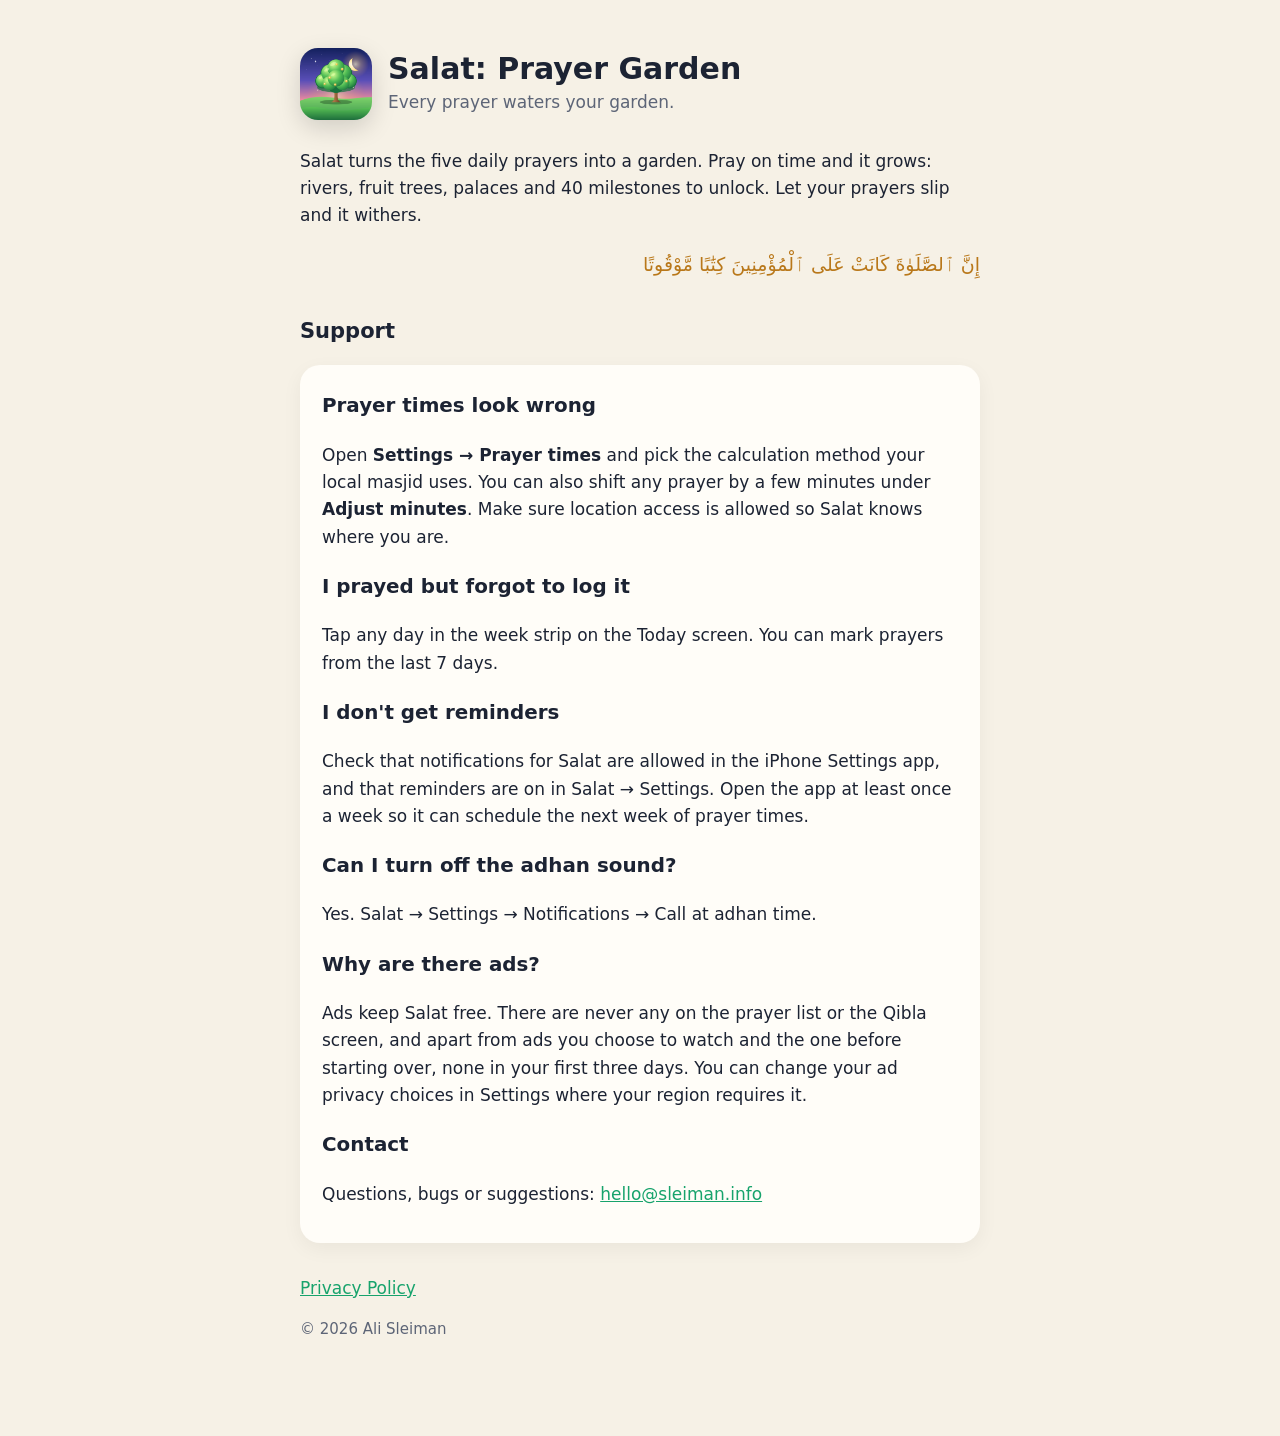
<file: index.html>
<!doctype html><html lang="en"><head><meta charset="utf-8"><title>Salat: Prayer Garden</title><meta http-equiv="refresh" content="0; url=salat/"><link rel="canonical" href="salat/"></head><body><a href="salat/">Salat: Prayer Garden</a></body></html>
</file>
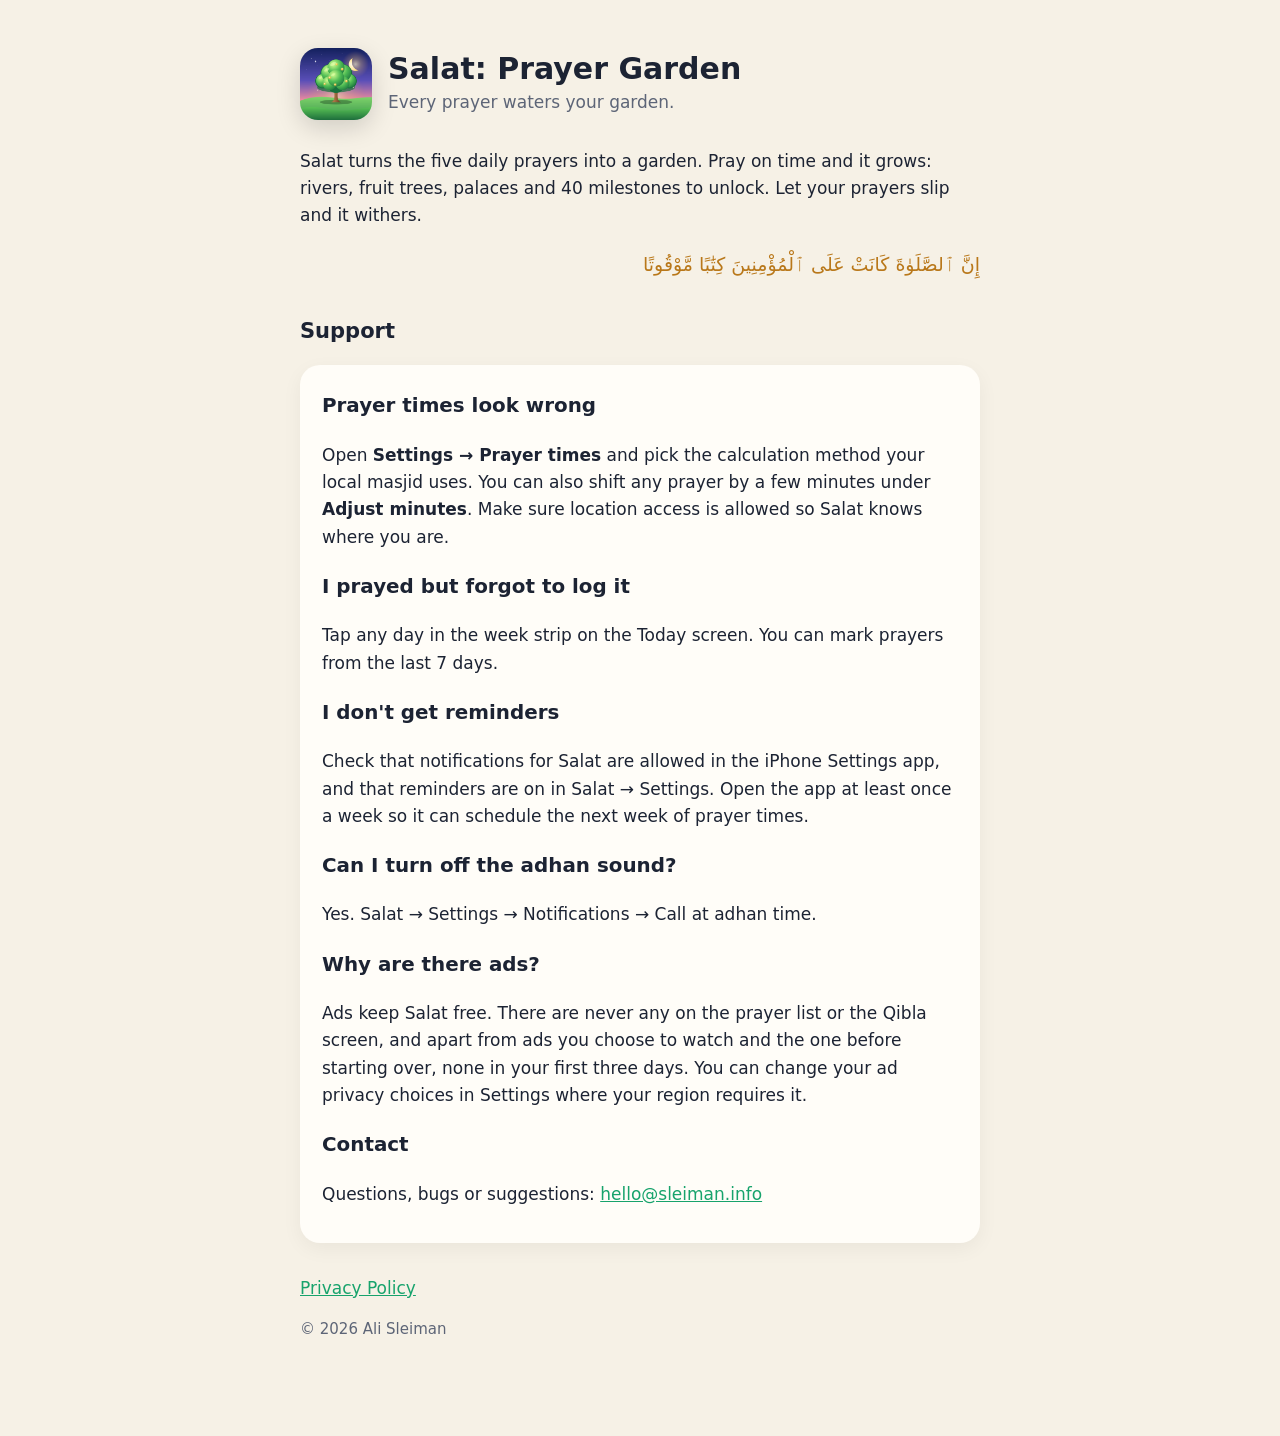
<file: salat/index.html>
<!doctype html>
<html lang="en"><head><meta charset="utf-8"><meta name="viewport" content="width=device-width, initial-scale=1">
<title>Salat: Prayer Garden</title><link rel="stylesheet" href="style.css"><link rel="icon" href="icon.png"></head>
<body><main>
<header><img src="icon.png" alt=""><div><h1>Salat: Prayer Garden</h1><p>Every prayer waters your garden.</p></div></header>
<p>Salat turns the five daily prayers into a garden. Pray on time and it grows: rivers, fruit trees, palaces and 40 milestones to unlock. Let your prayers slip and it withers.</p>
<p class="ar">إِنَّ ٱلصَّلَوٰةَ كَانَتْ عَلَى ٱلْمُؤْمِنِينَ كِتَٰبًا مَّوْقُوتًا</p>

<h2>Support</h2>
<section>
<h3>Prayer times look wrong</h3>
<p>Open <b>Settings → Prayer times</b> and pick the calculation method your local masjid uses. You can also shift any prayer by a few minutes under <b>Adjust minutes</b>. Make sure location access is allowed so Salat knows where you are.</p>
<h3>I prayed but forgot to log it</h3>
<p>Tap any day in the week strip on the Today screen. You can mark prayers from the last 7 days.</p>
<h3>I don't get reminders</h3>
<p>Check that notifications for Salat are allowed in the iPhone Settings app, and that reminders are on in Salat → Settings. Open the app at least once a week so it can schedule the next week of prayer times.</p>
<h3>Can I turn off the adhan sound?</h3>
<p>Yes. Salat → Settings → Notifications → Call at adhan time.</p>
<h3>Why are there ads?</h3>
<p>Ads keep Salat free. There are never any on the prayer list or the Qibla screen, and apart from ads you choose to watch and the one before starting over, none in your first three days. You can change your ad privacy choices in Settings where your region requires it.</p>
<h3>Contact</h3>
<p>Questions, bugs or suggestions: <a href="mailto:hello@sleiman.info?subject=Salat">hello@sleiman.info</a></p>
</section>
<nav><a href="privacy.html">Privacy Policy</a></nav>
<p class="muted">© 2026 Ali Sleiman</p>
</main></body></html>
</file>
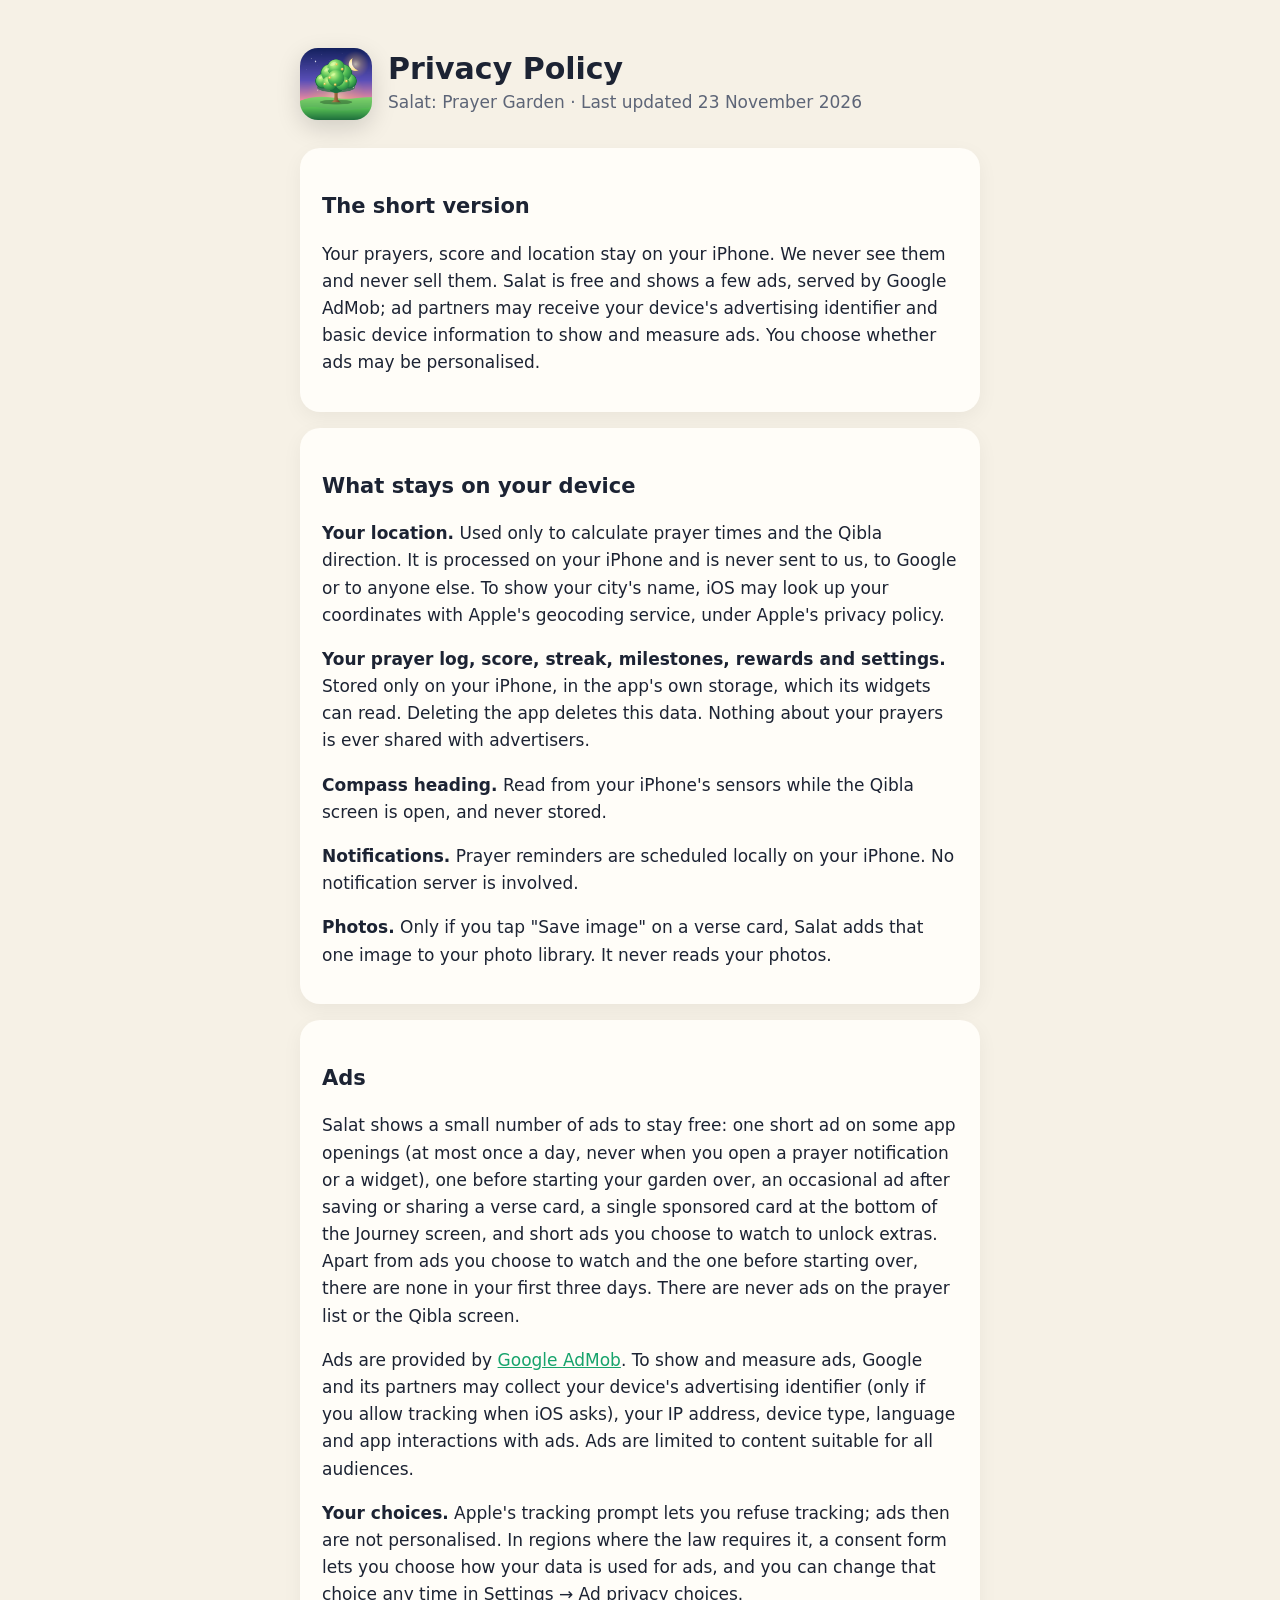
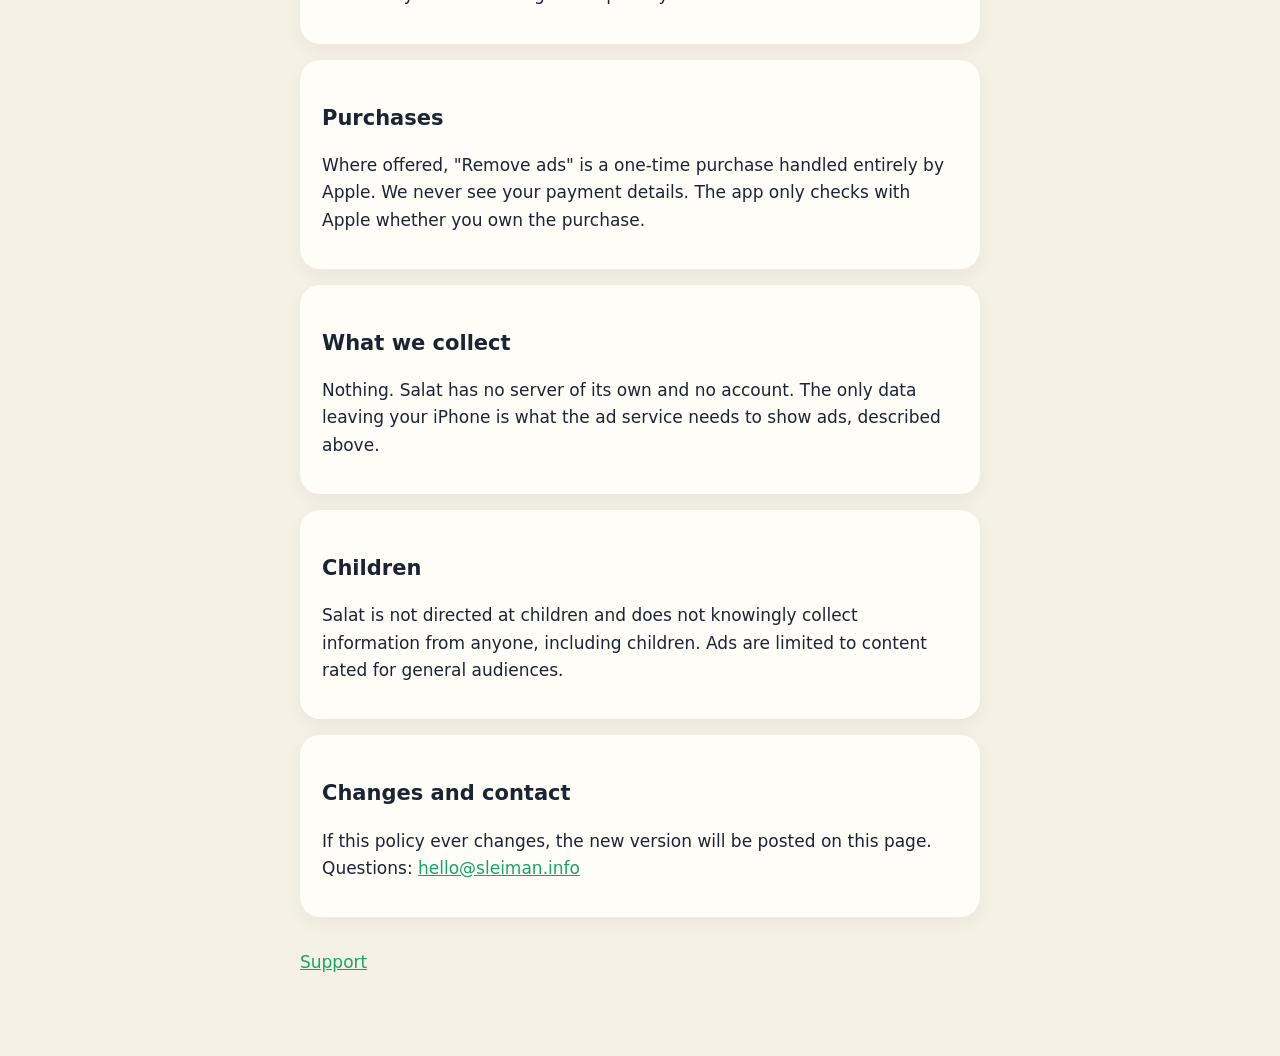
<file: salat/privacy.html>
<!doctype html>
<html lang="en"><head><meta charset="utf-8"><meta name="viewport" content="width=device-width, initial-scale=1">
<title>Salat Privacy Policy</title><link rel="stylesheet" href="style.css"><link rel="icon" href="icon.png"></head>
<body><main>
<header><img src="icon.png" alt=""><div><h1>Privacy Policy</h1><p>Salat: Prayer Garden · Last updated 23 November 2026</p></div></header>
<section>
<h2>The short version</h2>
<p>Your prayers, score and location stay on your iPhone. We never see them and never sell them. Salat is free and shows a few ads, served by Google AdMob; ad partners may receive your device's advertising identifier and basic device information to show and measure ads. You choose whether ads may be personalised.</p>
</section>
<section>
<h2>What stays on your device</h2>
<p><b>Your location.</b> Used only to calculate prayer times and the Qibla direction. It is processed on your iPhone and is never sent to us, to Google or to anyone else. To show your city's name, iOS may look up your coordinates with Apple's geocoding service, under Apple's privacy policy.</p>
<p><b>Your prayer log, score, streak, milestones, rewards and settings.</b> Stored only on your iPhone, in the app's own storage, which its widgets can read. Deleting the app deletes this data. Nothing about your prayers is ever shared with advertisers.</p>
<p><b>Compass heading.</b> Read from your iPhone's sensors while the Qibla screen is open, and never stored.</p>
<p><b>Notifications.</b> Prayer reminders are scheduled locally on your iPhone. No notification server is involved.</p>
<p><b>Photos.</b> Only if you tap "Save image" on a verse card, Salat adds that one image to your photo library. It never reads your photos.</p>
</section>
<section>
<h2>Ads</h2>
<p>Salat shows a small number of ads to stay free: one short ad on some app openings (at most once a day, never when you open a prayer notification or a widget), one before starting your garden over, an occasional ad after saving or sharing a verse card, a single sponsored card at the bottom of the Journey screen, and short ads you choose to watch to unlock extras. Apart from ads you choose to watch and the one before starting over, there are none in your first three days. There are never ads on the prayer list or the Qibla screen.</p>
<p>Ads are provided by <a href="https://policies.google.com/technologies/partner-sites">Google AdMob</a>. To show and measure ads, Google and its partners may collect your device's advertising identifier (only if you allow tracking when iOS asks), your IP address, device type, language and app interactions with ads. Ads are limited to content suitable for all audiences.</p>
<p><b>Your choices.</b> Apple's tracking prompt lets you refuse tracking; ads then are not personalised. In regions where the law requires it, a consent form lets you choose how your data is used for ads, and you can change that choice any time in Settings → Ad privacy choices.</p>
</section>
<section>
<h2>Purchases</h2>
<p>Where offered, "Remove ads" is a one-time purchase handled entirely by Apple. We never see your payment details. The app only checks with Apple whether you own the purchase.</p>
</section>
<section>
<h2>What we collect</h2>
<p>Nothing. Salat has no server of its own and no account. The only data leaving your iPhone is what the ad service needs to show ads, described above.</p>
</section>
<section>
<h2>Children</h2>
<p>Salat is not directed at children and does not knowingly collect information from anyone, including children. Ads are limited to content rated for general audiences.</p>
</section>
<section>
<h2>Changes and contact</h2>
<p>If this policy ever changes, the new version will be posted on this page. Questions: <a href="mailto:hello@sleiman.info?subject=Salat%20privacy">hello@sleiman.info</a></p>
</section>
<nav><a href="index.html">Support</a></nav>
</main></body></html>
</file>
<file: salat/style.css>
:root { --bg: #f6f1e6; --ink: #1c2333; --soft: #5d6577; --card: #fffdf8; --green: #17a36c; --gold: #b9781a; color-scheme: light dark; }
@media (prefers-color-scheme: dark) { :root { --bg: #0c1222; --ink: #f3eee3; --soft: #a5adc2; --card: #172138; --gold: #e8b04a; } }
* { box-sizing: border-box; }
body { margin: 0; background: var(--bg); color: var(--ink); font: 17px/1.6 ui-rounded, -apple-system, "Segoe UI", system-ui, sans-serif; }
main { max-width: 720px; margin: 0 auto; padding: 48px 20px 80px; }
header { display: flex; gap: 16px; align-items: center; margin-bottom: 28px; }
header img { width: 72px; height: 72px; border-radius: 18px; box-shadow: 0 8px 24px rgb(0 0 0 / .15); }
h1 { margin: 0; font-size: 30px; line-height: 1.15; }
header p { margin: 2px 0 0; color: var(--soft); }
h2 { margin: 36px 0 8px; font-size: 21px; }
section, .card { background: var(--card); border-radius: 20px; padding: 6px 22px 18px; margin-top: 16px; box-shadow: 0 6px 20px rgb(0 0 0 / .05); }
a { color: var(--green); }
.muted { color: var(--soft); font-size: 15px; }
.ar { direction: rtl; text-align: right; font-size: 19px; color: var(--gold); }
nav { margin-top: 32px; display: flex; gap: 18px; }
</file>
